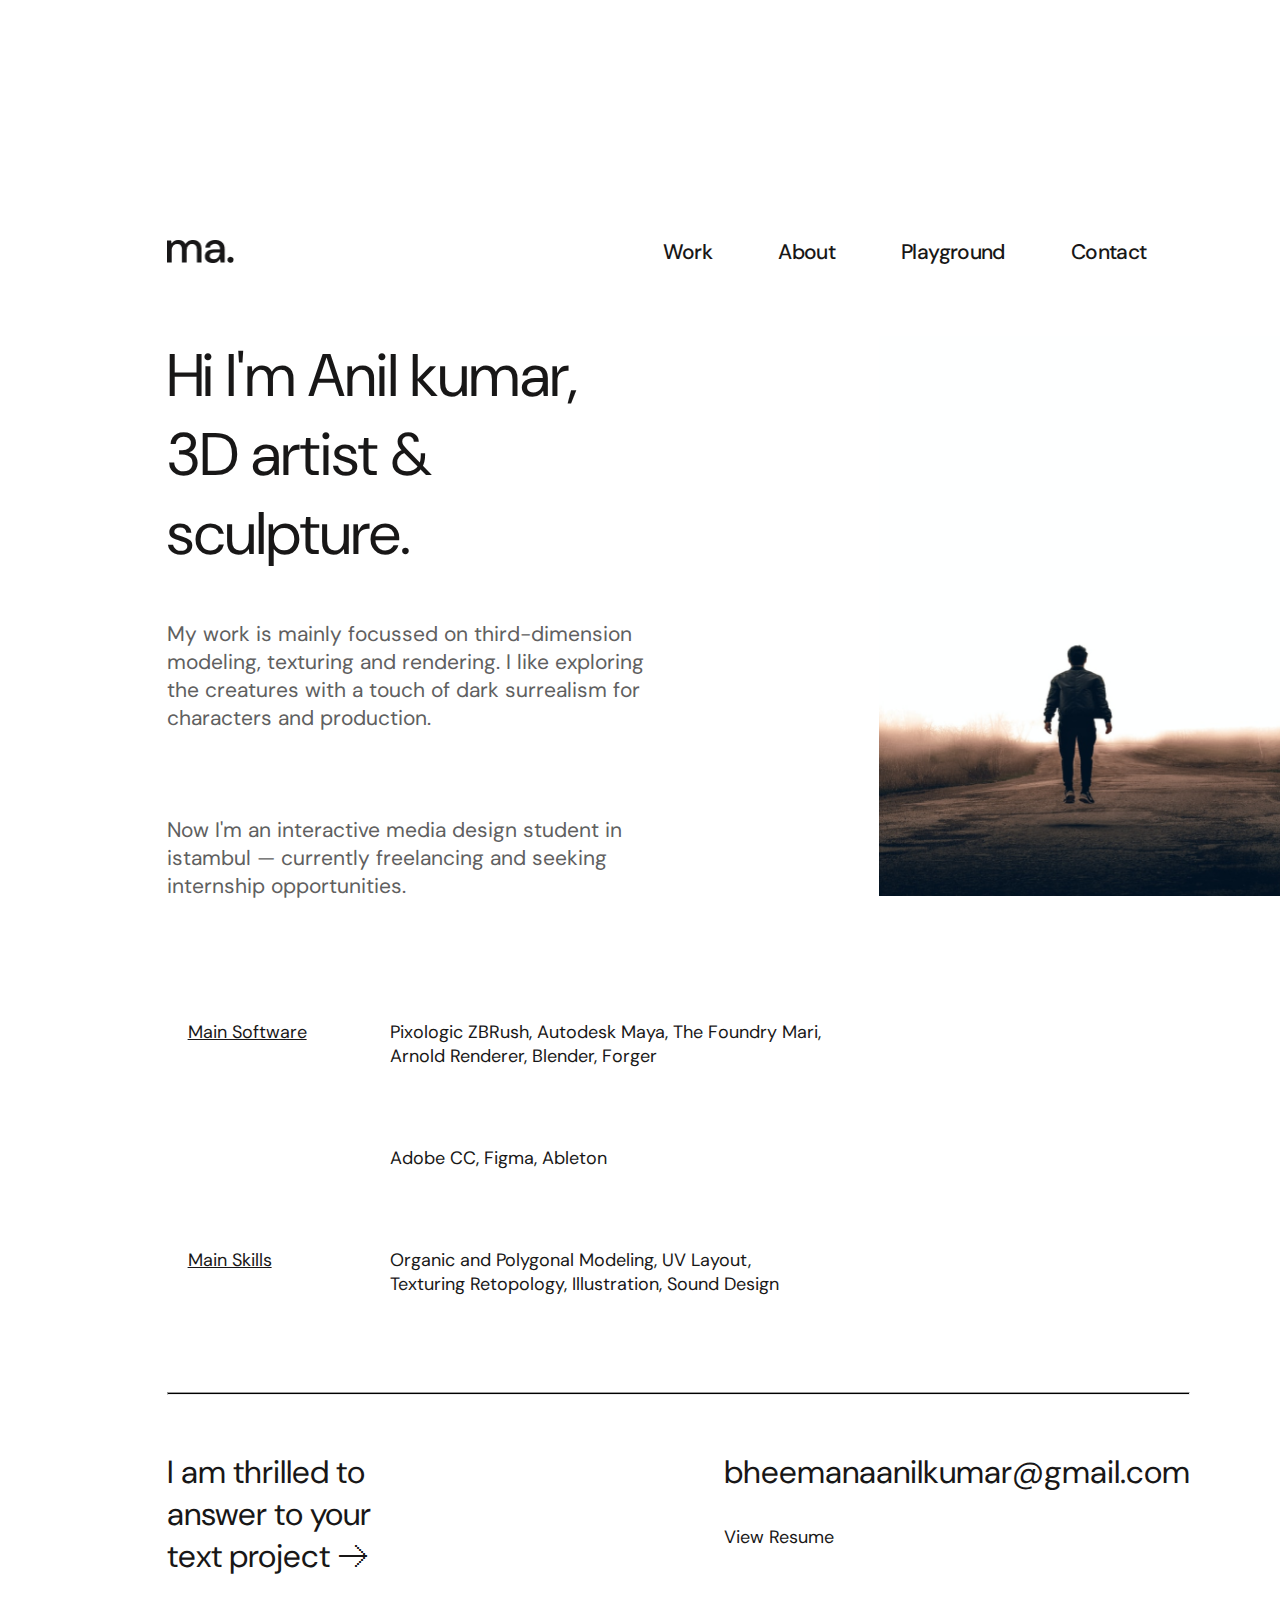
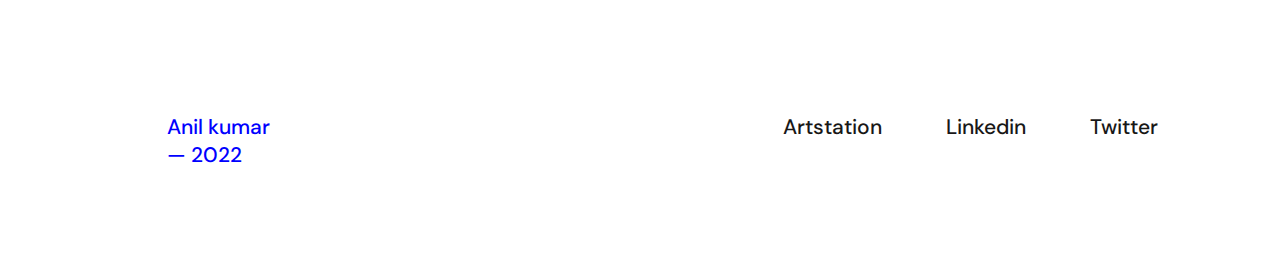
<file: index 2.html>
<!DOCTYPE html>
<html lang="en">
<head>
    <meta charset="UTF-8">
    <meta http-equiv="X-UA-Compatible" content="IE=edge">
    <meta name="viewport" content="width=device-width, initial-scale=1.0">
    <title>Profile</title>
    <link rel="stylesheet" href="style 2.css">
</head>
<body>
   <div class="container">
        <header>
          <img class="img-logo" src="logo.jpg">
           <nav>
              <ul class="list">
                  <li><a href="#">Work</a></li>
                  <li><a href="#">About</a></li>
                  <li><a href="#">Playground</a></li>
                  <li><a href="#">Contact</a></li>
              </ul>
           </nav>
        </header>
       <div class="container-1">
          <div class="sec-1">
              <div class="p1"><p>Hi I'm Anil kumar, 3D artist & sculpture.</p></div>
              <div class="p2"><p>My work is mainly focussed on third-dimension modeling, texturing and rendering. I like exploring the creatures with a touch of dark surrealism for characters and production.</p></div> 
              <div class="p3"><p>Now I'm an interactive media design student in istambul &#8212; currently freelancing and seeking internship opportunities.</p></div>
          </div>
         <div class="sec-2">
            <img src="Profile.png">
         </div>
       </div>
    <div class="container-2">
        <div class="sec-a">
            <div class="sec-aa"><p>Main Software</p></div>
            <div class="sec-ab">
                <div class=sec-aba><p>Pixologic ZBRush, Autodesk Maya, The Foundry Mari, Arnold Renderer, Blender, Forger</p></div>
                <div class="sec-abb"><p>Adobe CC, Figma, Ableton</p></div>
            </div>
        </div>
        <div class="sec-b">
            <div class="sec-ba"><p>Main Skills</p></div>
            <div class="sec-bb"><p>Organic and Polygonal Modeling, UV Layout, Texturing Retopology, Illustration, Sound Design</p></div>
        </div>
    </div>
        <hr class="line">
     <div class="part">
         <div class="part-1"><p>I am thrilled to answer to your text project &#129122;</p></div>
              <div class="part-2">
                    <div class="part-21"><p>bheemanaanilkumar@gmail.com</p></div>
                    <div class="part-22"><p>View Resume</p></div>
              </div>
     </div> 
     <div class="foot">
        <p class="foot-1">Anil kumar &#8212; 2022</p>
           <ul class="foot-list">
                <li><p>Artstation</p></li>
                <li><p>Linkedin</p></li>
                <li><p>Twitter</p></li>
           </ul>
      </div>

 </div>

</body>
</html>
</file>
<file: style 2.css>
@import url('https://fonts.googleapis.com/css2?family=DM+Sans:wght@500&display=swap');
@import url('https://fonts.googleapis.com/css2?family=DM+Sans:wght@500&display=swap');
*{
    margin:0;
    padding:0;
    box-sizing: border-box;
}
.container{
    position:absolute;
    top:60px;
    left:7%;
    right:7%;
}
.img-logo{
    position:absolute;
    left:7%;
    top:10%;
    bottom:5.71%;
    width:67.46px;
    height:23px;
}
nav{
    justify-content: flex-end;
    position:absolute;
    right:7%;
    top:10%;
}
nav ul{
    display:flex;
    list-style-type: none;
}
nav ul li{
    margin: 0px 33px;
}
nav ul li:nth-child(4){
    margin-right:-33px;
}
nav ul li a{
    text-decoration: none;
    font-size: 21px;
    font-family:'DM sans';
    color:#181717;
    letter-spacing: -0.03em;
    line-height:120%;
    font-weight:500;
}
.container-1{
    margin-left:7%;
    margin-top:276px;
    display:flex;
}
.sec-1 .p1{
    width:480px;
    height:200px;
    font-size:60px;
    font-family:'DM sans';
    color:#181717;
}
.sec-1 .p2{
    width:480px;
    font-size:21px;
    font-family:'DM sans';
    color:#606060;
    margin-top: 84px;
}
.sec-1 .p3{
    width:480px;
    font-size:21px;
    font-family:'DM sans';
    color:#606060;
    margin-top: 84px;
}
.sec-2 img{
    width:420px;
    height:560px;
    margin-left:232px;
}
.container-2{
    margin-top:120px;
    margin-bottom:96px;
}
.sec-a{
    display:flex;
    flex-direction:row;
}
.sec-aa{
    width:124px;
    margin-right:78px;
    text-decoration: underline;
    font-size:18px;
    font-family:'DM Sans', sans-serif;
    font-weight:500px;
    color:#181717;
    margin-left:98px;
}
.sec-ab .sec-aba{
    width:436px;
    font-size:18px;
    font-family:'DM Sans', sans-serif;
    font-weight:400px;
    color:#181717;
}
.sec-ab .sec-abb{
    margin-top:78px;
    font-size:18px;
    font-family:'DM Sans', sans-serif;
    font-weight:400px;
    color:#181717;
}
.sec-b{
    margin-top: 78px;
    display:flex;
    flex-direction:row;
}
.sec-b .sec-ba{
    width:124px;
    margin-right:78px;
    text-decoration: underline;
    font-size:18px;
    font-family:'DM Sans', sans-serif;
    color:#181717;
    font-weight:500px;
    margin-left:98px;
}
.sec-b .sec-bb{
    width:401px;
    font-size:18px;
    font-family:'DM Sans', sans-serif;
    font-weight:400px;
    color:#181717;
}
.line{
    background:black;
    height:3px;
    margin-bottom:56px;
    margin-left:7%;
}
.part{
    display:flex;
    margin-top:56px;
    margin-left:7%;
}
.part-1{
    width:347px;
    font-size:32px;
    font-weight:50px;
    color:#181717;
    font-family:'DM sans';
}
.part-2{
    margin-left:30%;
    margin-bottom:164px;
}
.part-21{
    font-size:32px;
    font-family:'DM sans';
    color:#181717;
    margin-bottom:32px;
}
.part-22{
    font-size:18px;
    font-family:'DM sans';
    color:#181717;
}
.foot{
    display:flex;
    margin-bottom:86px;
    margin-left:7%;
}
.foot .foot-1{
    font-family:'DM sans';
    font-weight:500;
    font-size:21px;
    color:blue;
}
.foot .foot-list{
    display:flex;
    margin-left:45%;
}
.foot-list li{
    justify-content:center;
    list-style-type: none;
    margin:0px 32px;
    font-family:'DM sans';
    font-weight:500;
    font-size:21px;
    color: #181717;
}
</file>
